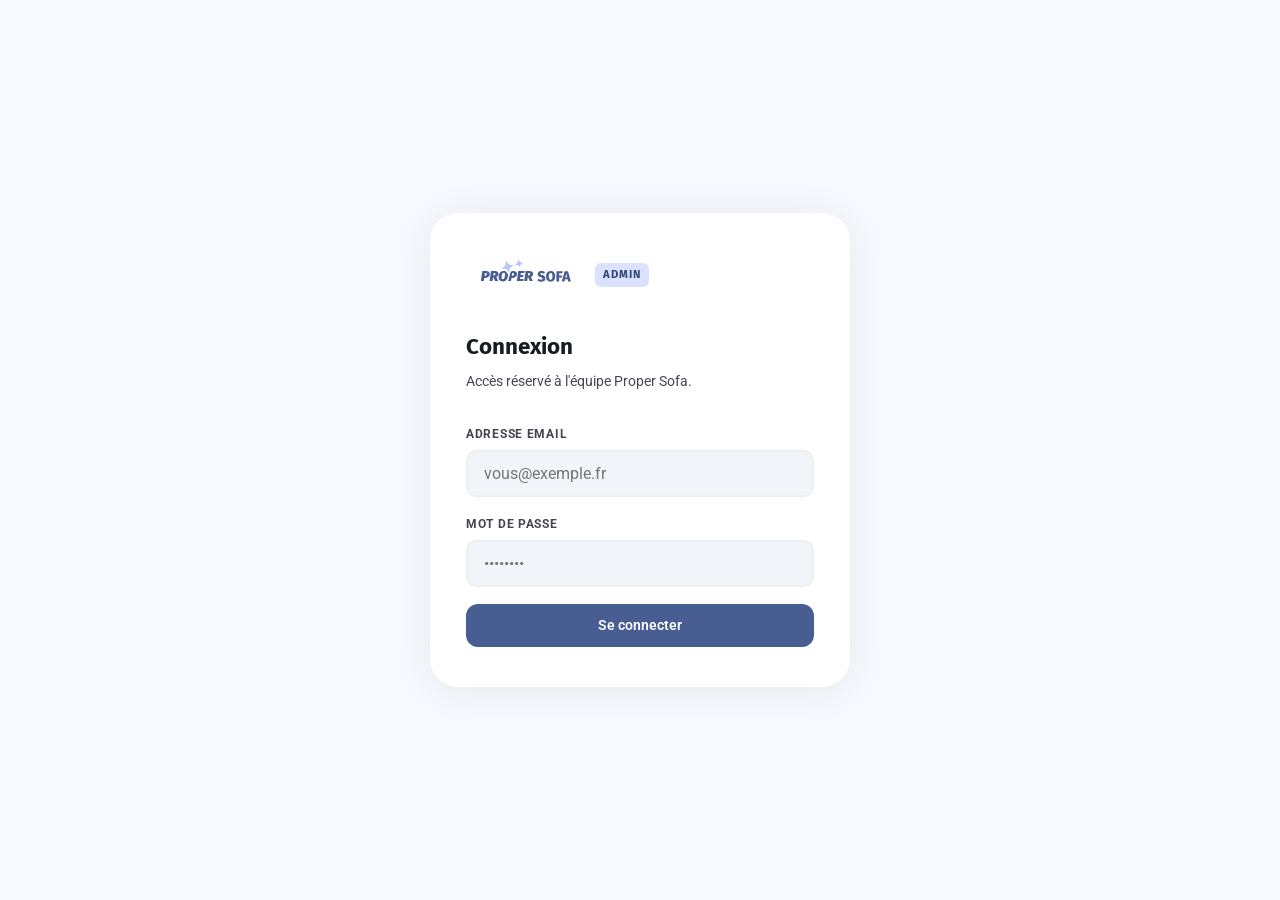
<file: index.html>
<!DOCTYPE html>
<html lang="fr">
<head>
  <meta charset="UTF-8" />
  <meta name="viewport" content="width=device-width, initial-scale=1.0" />
  <title>Proper Sofa — Admin</title>
  <link rel="stylesheet" href="style.css" />
</head>
<body>

<div class="login-page">
  <div class="login-card">

    <div class="login-logo">
      <img src="asset/LOGO.svg" alt="Proper Sofa" />
      <span class="nav-badge">Admin</span>
    </div>

    <h1 class="login-title">Connexion</h1>
    <p class="login-sub">Accès réservé à l'équipe Proper Sofa.</p>

    <form class="login-form" id="login-form" novalidate>
      <div class="form-group">
        <label class="form-label" for="email">Adresse email</label>
        <input class="form-input" type="email" id="email" name="email"
               placeholder="vous@exemple.fr" autocomplete="email" required />
      </div>

      <div class="form-group">
        <label class="form-label" for="password">Mot de passe</label>
        <input class="form-input" type="password" id="password" name="password"
               placeholder="••••••••" autocomplete="current-password" required />
      </div>

      <p class="error-msg" id="error-msg" role="alert"></p>

      <button type="submit" class="btn btn-primary" id="login-btn" style="width:100%;justify-content:center;padding:13px;">
        <span class="btn-text">Se connecter</span>
        <span class="spinner"></span>
      </button>
    </form>

  </div>
</div>

<script>
  var SUPA_URL  = 'https://xiyfxsoiaclvdkphqpty.supabase.co';
  var SUPA_ANON = 'sb_publishable_vcwJFD2FUaqfjf9IQVr7cw_pG-9Cggz';

  // Already logged in → go to dashboard (only if token looks like a real JWT)
  var _tok = localStorage.getItem('ps_admin_token');
  if (_tok && _tok.startsWith('eyJ')) {
    window.location.href = 'dashboard.html';
  }

  var form  = document.getElementById('login-form');
  var btn   = document.getElementById('login-btn');
  var errEl = document.getElementById('error-msg');

  function setLoading(on) {
    btn.classList.toggle('loading', on);
    btn.disabled = on;
  }

  function showError(msg) {
    errEl.textContent = msg;
    errEl.classList.add('visible');
  }

  form.addEventListener('submit', async function(e) {
    e.preventDefault();
    errEl.classList.remove('visible');

    var email    = form.email.value.trim();
    var password = form.password.value;

    if (!email || !password) { showError('Veuillez remplir tous les champs.'); return; }

    setLoading(true);

    var res = await fetch(SUPA_URL + '/auth/v1/token?grant_type=password', {
      method: 'POST',
      headers: { 'apikey': SUPA_ANON, 'Content-Type': 'application/json' },
      body: JSON.stringify({ email: email, password: password })
    });

    var data = await res.json();

    if (!res.ok) {
      setLoading(false);
      showError('Email ou mot de passe incorrect.');
      return;
    }

    localStorage.setItem('ps_admin_token', data.access_token);
    localStorage.setItem('ps_admin_email', email);
    window.location.href = 'dashboard.html';
  });
</script>
</body>
</html>
</file>
<file: style.css>
@import url('https://fonts.googleapis.com/css2?family=Fira+Sans:ital,wght@0,500;0,600;0,700;1,700&family=Roboto:wght@400;500;600;700&display=swap');

*, *::before, *::after { box-sizing: border-box; margin: 0; padding: 0; }

:root {
  --surface:                  #f7f9ff;
  --surface-variant:          #e1e2ec;
  --surface-container-low:    #f1f4f9;
  --surface-container:        #ebeef3;
  --surface-container-high:   #e6e8ee;
  --on-surface:               #181c20;
  --on-surface-variant:       #44464f;
  --primary:                  #485d92;
  --on-primary:               #ffffff;
  --primary-container:        #dae2ff;
  --on-primary-container:     #2f4578;
  --secondary:                #585e71;
  --secondary-container:      #dce2f9;
  --on-secondary-container:   #404659;
  --error:                    #c62828;
  --success:                  #2e7d32;
  --success-container:        #e8f5e9;
  --warning-container:        #fff8e1;
  --warning:                  #f57f17;
  --radius-sm:  8px;
  --radius-md:  12px;
  --radius-lg:  20px;
  --radius-xl:  28px;
  --shadow-card: 0 4px 40px rgba(0,0,0,.07);
}

html { font-size: 16px; }

body {
  font-family: 'Roboto', sans-serif;
  background: var(--surface);
  color: var(--on-surface);
  min-height: 100vh;
  line-height: 1.6;
}

/* ── Nav ── */
.nav {
  position: fixed;
  top: 0; left: 0; right: 0;
  height: 65px;
  background: rgba(247,249,255,.95);
  backdrop-filter: blur(12px);
  -webkit-backdrop-filter: blur(12px);
  border-bottom: 1px solid var(--surface-variant);
  display: flex;
  align-items: center;
  justify-content: space-between;
  padding: 0 clamp(1rem, 4vw, 2.5rem);
  z-index: 100;
}

.nav-logo { display: flex; align-items: center; gap: .5rem; text-decoration: none; }
.nav-logo img { height: 40px; }
.nav-badge {
  font-family: 'Fira Sans', sans-serif;
  font-size: .7rem;
  font-weight: 700;
  letter-spacing: .08em;
  text-transform: uppercase;
  color: var(--on-primary-container);
  background: var(--primary-container);
  padding: 3px 8px;
  border-radius: 6px;
}

.nav-right { display: flex; align-items: center; gap: .75rem; }
.nav-user {
  font-size: .85rem;
  color: var(--on-surface-variant);
  font-weight: 500;
}

/* ── Burger ── */
.burger-btn {
  display: none;
  flex-direction: column;
  justify-content: center;
  gap: 5px;
  background: none;
  border: none;
  cursor: pointer;
  padding: 6px;
  border-radius: var(--radius-sm);
}
.burger-btn span {
  display: block;
  width: 22px;
  height: 2px;
  background: var(--on-surface);
  border-radius: 2px;
  transition: transform .2s, opacity .2s;
}
/* animate to X when open */
.nav.open .burger-btn span:nth-child(1) { transform: translateY(7px) rotate(45deg); }
.nav.open .burger-btn span:nth-child(2) { opacity: 0; }
.nav.open .burger-btn span:nth-child(3) { transform: translateY(-7px) rotate(-45deg); }

@media (max-width: 600px) {
  .burger-btn { display: flex; }

  .nav-right {
    display: none;
    position: fixed;
    top: 65px;
    left: 0; right: 0;
    background: rgba(247,249,255,.98);
    backdrop-filter: blur(12px);
    -webkit-backdrop-filter: blur(12px);
    border-bottom: 1px solid var(--surface-variant);
    box-shadow: 0 8px 24px rgba(0,0,0,.08);
    flex-direction: column;
    align-items: flex-start;
    gap: .75rem;
    padding: 1.25rem clamp(1rem, 4vw, 2.5rem);
    z-index: 99;
  }
  .nav.open .nav-right { display: flex; }

  .nav-right .nav-user { font-size: .95rem; }
  .nav-right .btn { width: 100%; justify-content: center; }
}

/* ── Buttons ── */
.btn {
  display: inline-flex;
  align-items: center;
  gap: .4rem;
  padding: 9px 18px;
  border-radius: var(--radius-md);
  font-family: 'Roboto', sans-serif;
  font-size: .9rem;
  font-weight: 600;
  cursor: pointer;
  border: none;
  transition: opacity .15s, transform .15s;
  text-decoration: none;
}
.btn:active { transform: scale(.97); }

.btn-primary   { background: var(--primary); color: var(--on-primary); }
.btn-secondary { background: var(--primary-container); color: var(--on-primary-container); }
.btn-ghost     { background: transparent; color: var(--on-surface-variant); border: 1.5px solid var(--surface-variant); }
.btn-danger    { background: #fce4e4; color: var(--error); }
.btn-success   { background: var(--success-container); color: var(--success); }

.btn:hover { opacity: .88; }
.btn:disabled { opacity: .45; cursor: not-allowed; transform: none; }

.btn-sm { padding: 6px 13px; font-size: .8rem; border-radius: var(--radius-sm); }
.btn-icon { padding: 8px; border-radius: var(--radius-sm); }

/* ── Cards ── */
.card {
  background: #fff;
  border-radius: var(--radius-xl);
  padding: 1.75rem 2.25rem;
  box-shadow: var(--shadow-card);
}

.card-sm {
  border-radius: var(--radius-lg);
  padding: 1.25rem 1.5rem;
}

/* ── Form elements ── */
.form-group { display: flex; flex-direction: column; gap: .35rem; }

.form-label {
  font-size: .75rem;
  font-weight: 700;
  text-transform: uppercase;
  letter-spacing: .06em;
  color: var(--on-surface-variant);
}

.form-input {
  font-family: 'Roboto', sans-serif;
  font-size: 1rem;
  color: var(--on-surface);
  background: var(--surface-container-low);
  border: 2px solid var(--surface-container);
  border-radius: 10px;
  padding: .75rem 1rem;
  outline: none;
  transition: border-color .2s;
  width: 100%;
}
.form-input:focus { border-color: var(--primary); }
.form-input.invalid { border-color: var(--error); }

/* ── Badges / Status ── */
.badge {
  display: inline-flex;
  align-items: center;
  padding: 2px 8px;
  border-radius: 20px;
  font-size: .7rem;
  font-weight: 700;
  letter-spacing: .03em;
  white-space: nowrap;
}

.badge-pending  { background: var(--warning-container); color: var(--warning); }
.badge-accepted { background: var(--success-container); color: var(--success); }

/* ── Tabs / Filters ── */
.tabs { display: flex; gap: .4rem; flex-wrap: wrap; }
.tab {
  padding: 8px 18px;
  border-radius: var(--radius-md);
  font-size: .875rem;
  font-weight: 600;
  cursor: pointer;
  border: none;
  background: var(--surface-container);
  color: var(--on-surface-variant);
  transition: background .15s, color .15s;
}
.tab.active { background: var(--primary); color: var(--on-primary); }
.tab:hover:not(.active) { background: var(--surface-container-high); }

/* ── Table ── */
.table-wrap { overflow-x: auto; border-radius: var(--radius-lg); position: relative; }

table {
  width: max-content;
  min-width: 100%;
  border-collapse: separate;
  border-spacing: 0;
  font-size: .875rem;
}

thead th {
  padding: .7rem 1rem;
  text-align: left;
  font-size: .68rem;
  font-weight: 700;
  text-transform: uppercase;
  letter-spacing: .07em;
  color: var(--on-surface-variant);
  background: var(--surface-container-low);
  border-bottom: 2px solid var(--surface-variant);
  white-space: nowrap;
}
thead th:first-child { border-radius: var(--radius-sm) 0 0 0; }

.th-sort {
  cursor: pointer;
  user-select: none;
  white-space: nowrap;
}
.th-sort:hover { background: var(--surface-container); }

.sort-icon {
  margin-left: 5px;
  vertical-align: middle;
  opacity: .35;
  transition: opacity .15s, transform .15s;
}
.th-sort:hover    .sort-icon { opacity: .7; }
.th-sort.sort-asc .sort-icon,
.th-sort.sort-desc .sort-icon { opacity: 1; }
.th-sort.sort-asc  .sort-icon { transform: rotate(180deg); }
.th-sort.sort-desc .sort-icon { transform: none; }

tbody tr {
  transition: background .12s;
}
tbody tr:hover { background: var(--surface-container-low); }

tbody td {
  padding: .8rem 1rem;
  vertical-align: middle;
  color: var(--on-surface);
  white-space: nowrap;
  border-bottom: 1px solid var(--surface-container);
}
tbody tr:last-child td { border-bottom: none; }

.td-ref {
  font-family: 'Fira Sans', sans-serif;
  font-weight: 700;
  color: var(--on-primary-container);
  font-size: .85rem;
}
.td-muted { color: var(--on-surface-variant); font-size: .85rem; }
.td-prix  { font-weight: 700; white-space: nowrap; }

/* Sticky Statut + Action columns (always visible) */
thead th:nth-child(10),
thead th:nth-child(11),
tbody td:nth-child(10),
tbody td:nth-child(11) {
  position: sticky;
  right: 0;
  z-index: 1;
}

/* Statut — offset dynamically via JS → --action-col-w */
thead th:nth-child(10) {
  right: var(--action-col-w, 60px);
  background: var(--surface-container-low);
  box-shadow: -2px 0 6px rgba(0,0,0,.06);
}
tbody td:nth-child(10) {
  right: var(--action-col-w, 60px);
  background: #fff;
  box-shadow: -2px 0 6px rgba(0,0,0,.06);
}

/* Action */
thead th:nth-child(11) {
  right: -1px;
  width: 80px;
  text-align: center;
  background: var(--surface-container-low);
  border-radius: 0 var(--radius-sm) 0 0;
}
tbody td:nth-child(11) {
  right: -1px;
  width: 80px;
  text-align: center;
  background: #fff;
}
.action-inner {
  display: flex;
  align-items: center;
  justify-content: center;
  gap: 4px;
}

tbody tr:hover td:nth-child(10),
tbody tr:hover td:nth-child(11) { background: var(--surface-container-low); }


/* ── Calendar button & menu ── */
.cal-wrap { position: relative; display: inline-block; }

.btn-check.btn-cal,
.btn-check.btn-comment { background: var(--surface-container); }
.btn-check.btn-cal:hover,
.btn-check.btn-comment:hover {
  background: var(--surface-container-high);
  box-shadow: 0 3px 10px rgba(0,0,0,.12);
}

.comment-wrap { position: relative; display: inline-block; }

.comment-popover {
  display: none;
  position: fixed;
  z-index: 9999;
  background: #fff;
  border: 1.5px solid var(--surface-variant);
  border-radius: var(--radius-md);
  box-shadow: 0 8px 24px rgba(0,0,0,.12);
  padding: .65rem .85rem;
  max-width: 260px;
  font-size: .85rem;
  color: var(--on-surface);
  line-height: 1.55;
  white-space: pre-wrap;
  word-break: break-word;
}
.comment-wrap.open .comment-popover { display: block; }

.cal-menu {
  display: none;
  position: fixed;
  z-index: 9999;
  background: #fff;
  border: 1.5px solid var(--surface-variant);
  border-radius: var(--radius-md);
  box-shadow: 0 8px 24px rgba(0,0,0,.12);
  padding: .4rem;
  min-width: 160px;
  flex-direction: column;
  gap: .15rem;
}
.cal-wrap.open .cal-menu { display: flex; }

.cal-option {
  font-size: .85rem;
  color: var(--on-surface);
  padding: .45rem .65rem;
  border-radius: var(--radius-sm);
  cursor: pointer;
  text-decoration: none;
  white-space: nowrap;
  transition: background .12s;
}
.cal-option:hover { background: var(--surface-container-low); }

/* ── Meuble drawer ── */
.meuble-wrap {
  position: relative;
  display: inline-block;
}

.meuble-badge {
  display: inline-flex;
  align-items: center;
  padding: 3px 9px;
  border-radius: 20px;
  border: 1.5px solid var(--surface-variant);
  background: var(--surface-container-low);
  color: var(--on-surface);
  font-size: .8rem;
  font-weight: 600;
  cursor: pointer;
  white-space: nowrap;
  transition: background .15s, border-color .15s;
}
.meuble-badge:hover { background: var(--surface-container); border-color: var(--primary); }
.meuble-wrap.open .meuble-badge { border-color: var(--primary); background: var(--primary-container); color: var(--on-primary-container); }
.meuble-wrap.open .meuble-badge svg { transform: rotate(180deg); }

.meuble-drawer {
  display: none;
  position: fixed; /* escapes table overflow clipping */
  z-index: 9999;
  background: #fff;
  border: 1.5px solid var(--surface-variant);
  border-radius: var(--radius-md);
  box-shadow: 0 8px 24px rgba(0,0,0,.12);
  padding: .6rem .85rem;
  min-width: 140px;
  flex-direction: column;
  gap: .3rem;
}
.meuble-wrap.open .meuble-drawer { display: flex; }
.meuble-drawer span {
  font-size: .85rem;
  color: var(--on-surface);
  white-space: nowrap;
  padding: 2px 0;
}

/* ── Check button (icon only) ── */
.btn-check {
  display: inline-flex;
  align-items: center;
  justify-content: center;
  width: 24px;
  height: 24px;
  border-radius: 50%;
  border: none;
  background: var(--success-container);
  cursor: pointer;
  transition: background .18s, transform .15s, box-shadow .18s;
}

.btn-check img { width: 16px; height: 16px; }

.btn-check:hover {
  background: #c8e6c9;
  transform: scale(1.18);
  box-shadow: 0 3px 10px rgba(46,125,50,.28);
}

.btn-check:active { transform: scale(.93); }

.btn-check:disabled {
  opacity: .4;
  cursor: not-allowed;
  transform: none;
}

.td-action {
  text-align: center;
  overflow: visible !important; /* don't clip the button */
}

/* ── Empty state ── */
.empty {
  text-align: center;
  padding: 4rem 2rem;
  color: var(--on-surface-variant);
}
.empty-icon { font-size: 3rem; margin-bottom: 1rem; opacity: .4; }
.empty-text { font-size: 1rem; font-weight: 500; }

/* ── Stats row ── */
.stats {
  display: grid;
  grid-template-columns: repeat(3, 1fr);
  gap: 1rem;
  margin-bottom: 1.5rem;
}
.stat-card {
  background: #fff;
  border-radius: var(--radius-lg);
  padding: 1.1rem 1.4rem;
  box-shadow: var(--shadow-card);
}
.stat-label {
  font-size: .7rem;
  font-weight: 700;
  text-transform: uppercase;
  letter-spacing: .07em;
  color: var(--on-surface-variant);
  margin-bottom: .3rem;
}
.stat-value {
  font-family: 'Fira Sans', sans-serif;
  font-size: 2rem;
  font-weight: 700;
  color: var(--primary);
  line-height: 1;
}

/* ── Toast ── */
.toast-wrap {
  position: fixed;
  bottom: 1.5rem; right: 1.5rem;
  display: flex;
  flex-direction: column;
  gap: .5rem;
  z-index: 9999;
}
.toast {
  display: flex;
  align-items: center;
  gap: .75rem;
  padding: .875rem 1.25rem;
  border-radius: var(--radius-md);
  font-size: .9rem;
  font-weight: 500;
  box-shadow: 0 8px 32px rgba(0,0,0,.15);
  animation: toast-in .3s cubic-bezier(.22,1,.36,1);
  max-width: 360px;
}
.toast-success { background: var(--success-container); color: var(--success); }
.toast-error   { background: #fce4e4; color: var(--error); }

@keyframes toast-in {
  from { opacity: 0; transform: translateY(12px) scale(.95); }
  to   { opacity: 1; transform: translateY(0) scale(1); }
}

/* ── Calendar modal ── */
.cal-modal-overlay {
  position: fixed;
  inset: 0;
  background: rgba(0,0,0,.45);
  backdrop-filter: blur(4px);
  -webkit-backdrop-filter: blur(4px);
  display: flex;
  align-items: center;
  justify-content: center;
  z-index: 10000;
  padding: 1rem;
  animation: modal-bg-in .2s ease;
}
.cal-modal-overlay[hidden] { display: none; }

.cal-modal {
  background: #fff;
  border-radius: 20px;
  padding: 2rem 2rem 1.75rem;
  max-width: 380px;
  width: 100%;
  position: relative;
  box-shadow: 0 12px 40px rgba(0,0,0,.18);
  animation: modal-in .25s cubic-bezier(.34,1.56,.64,1);
  text-align: center;
}

.cal-modal-close {
  position: absolute;
  top: 1rem; right: 1rem;
  background: var(--surface-container);
  border: none;
  border-radius: 50%;
  width: 32px; height: 32px;
  display: flex; align-items: center; justify-content: center;
  cursor: pointer;
  color: var(--on-surface-variant);
  transition: background .15s;
}
.cal-modal-close:hover { background: var(--surface-container-high); }

.cal-modal-icon {
  width: 56px; height: 56px;
  border-radius: 16px;
  background: var(--primary-container);
  color: var(--primary);
  display: flex; align-items: center; justify-content: center;
  margin: 0 auto 1.25rem;
}

.cal-modal-title {
  font-size: 1.15rem;
  font-weight: 700;
  color: var(--on-surface);
  margin: 0 0 .6rem;
  font-family: 'Fira Sans', sans-serif;
}

.cal-modal-desc {
  font-size: .875rem;
  color: var(--on-surface-variant);
  line-height: 1.6;
  margin: 0 0 1.5rem;
}

.cal-modal-btn {
  width: 100%;
  justify-content: center;
  gap: .5rem;
  padding: .75rem 1rem;
}

@keyframes modal-bg-in {
  from { opacity: 0; }
  to   { opacity: 1; }
}
@keyframes modal-in {
  from { opacity: 0; transform: scale(.9) translateY(16px); }
  to   { opacity: 1; transform: scale(1) translateY(0); }
}

/* ── Page layout ── */
.page-wrap {
  max-width: 1200px;
  margin: 0 auto;
  padding: calc(65px + 2rem) clamp(1rem, 4vw, 2.5rem) 3rem;
}

.page-header {
  display: flex;
  align-items: flex-start;
  justify-content: space-between;
  flex-wrap: wrap;
  gap: 1rem;
  margin-bottom: 1.75rem;
}
.page-title {
  font-family: 'Fira Sans', sans-serif;
  font-size: clamp(1.4rem, 3vw, 1.9rem);
  font-weight: 700;
  color: var(--on-surface);
}
.page-subtitle {
  font-size: .9rem;
  color: var(--on-surface-variant);
  margin-top: .2rem;
}

/* ── Login layout ── */
.login-page {
  min-height: 100vh;
  display: flex;
  align-items: center;
  justify-content: center;
  padding: 1.5rem;
  background: var(--surface);
}

.login-card {
  width: 100%;
  max-width: 420px;
  background: #fff;
  border-radius: var(--radius-xl);
  padding: 2.5rem 2.25rem;
  box-shadow: var(--shadow-card);
}

.login-logo {
  display: flex;
  align-items: center;
  gap: .6rem;
  margin-bottom: 2rem;
}
.login-logo img { height: 44px; }

.login-title {
  font-family: 'Fira Sans', sans-serif;
  font-size: 1.4rem;
  font-weight: 700;
  color: var(--on-surface);
  margin-bottom: .35rem;
}
.login-sub {
  font-size: .9rem;
  color: var(--on-surface-variant);
  margin-bottom: 2rem;
}

.login-form { display: flex; flex-direction: column; gap: 1.1rem; }

.error-msg {
  font-size: .85rem;
  color: var(--error);
  background: #fce4e4;
  padding: .65rem 1rem;
  border-radius: var(--radius-sm);
  display: none;
}
.error-msg.visible { display: block; }

/* ── Spinner ── */
.spinner {
  width: 18px; height: 18px;
  border: 2.5px solid rgba(255,255,255,.35);
  border-top-color: #fff;
  border-radius: 50%;
  animation: spin .6s linear infinite;
  display: none;
}
.btn-primary .spinner { border-color: rgba(255,255,255,.35); border-top-color: #fff; }
.loading .spinner { display: inline-block; }
.loading .btn-text { display: none; }

@keyframes spin { to { transform: rotate(360deg); } }

/* ── Responsive ── */
@media (max-width: 768px) {
  .page-header { flex-direction: column; }
}

@media (max-width: 600px) {
  .card { padding: 1.25rem 1rem; }
}
</file>
